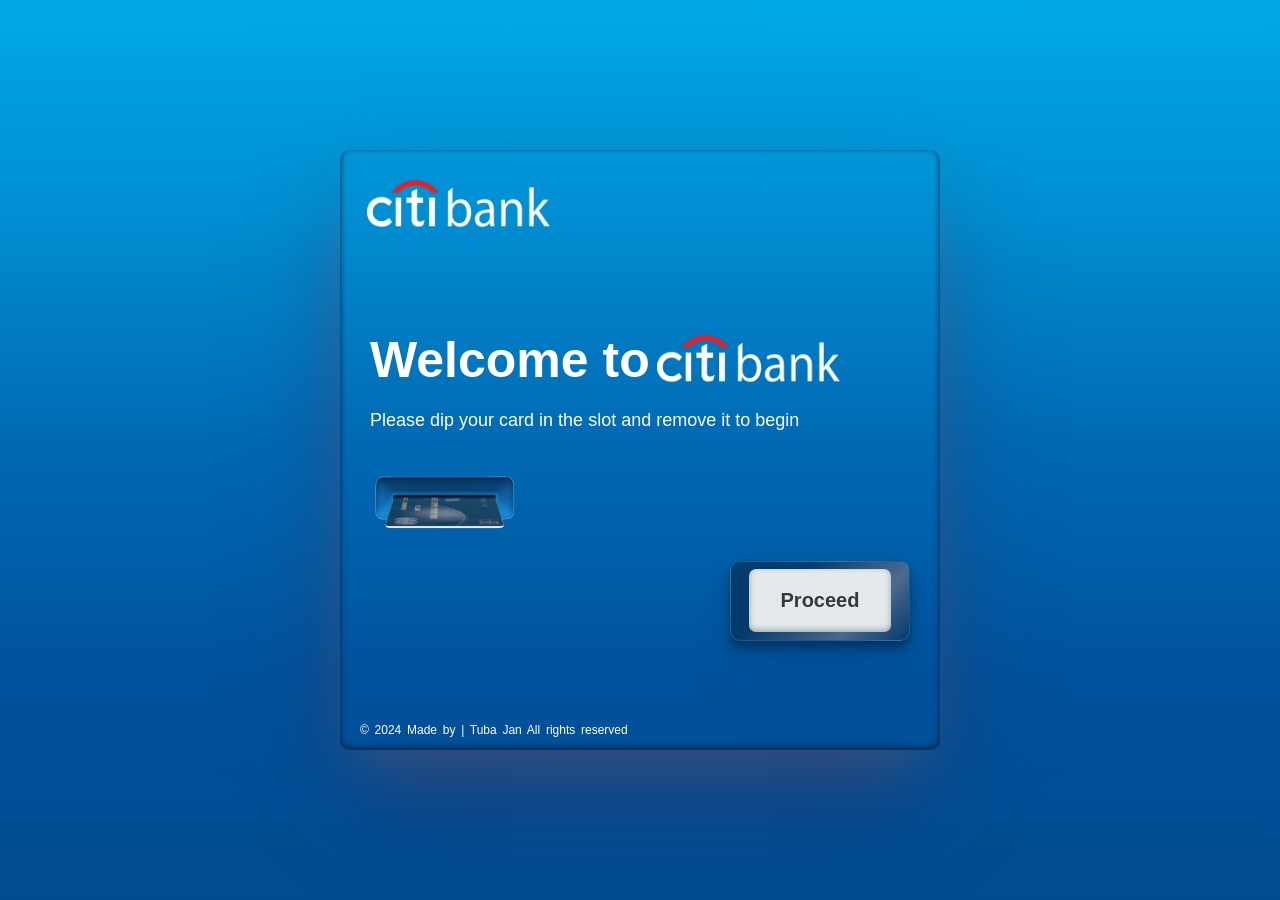
<file: ATM/index.html>
<!DOCTYPE html>
<html lang="en">
  <head>
    <meta charset="UTF-8" />
    <meta name="viewport" content="width=device-width, initial-scale=1.0" />
    <title>ATM</title>
    <link
      rel="shortcut icon"
      href="./assets/web-icon.png"
      type="image/x-icon"
    />
    <link rel="stylesheet" href="style.css" />
  </head>
  <body>
    <div class="conatiner">
      <div class="atm-mainContainer">
        <div class="logo">
          <img src="./assets/logo.png" alt="" />
        </div>
        <div class="subContainer">
          <!-- start -->
          <div class="start" id="start">
            <h1>Welcome to <img src="./assets/logo.png" alt="" /></h1>
            <p>Please dip your card in the slot and remove it to begin</p>
            <img src="./assets/cardDip.png" class="dipCard" alt="" />
            <div class="btnCover startBtn">
              <button type="button" onClick="start()">Proceed</button>
            </div>
          </div>
          <!-- Pin Entry -->
          <div class="start pin" id="pin">
            <h1>Enter PIN</h1>
            <p>It must be 4 characters long (e.g., 7898)</p>
            <p class="error" >
              Oops, something went wrong....
            </p>
            <input id="pinInput" type="password" maxlength="4" />
            <div class="btnCover startBtn">
              <button type="button" onclick="validatePin()">Proceed</button>
            </div>
          </div>
          <!-- Options -->
          <form class="start option" id="option">
            <h1>Please select option</h1>
            <p>Take a peek at your balance</p>
            <div class="flex-box">
              <div class="btnCover optBtn">
                <button type="button" onclick="slip()">
                  Account Information
                </button>
              </div>
              <div class="btnCover optBtn">
                <button type="button" onclick="enterAmount('Deposit')">
                  Deposit
                </button>
              </div>
              <div class="btnCover optBtn">
                <button type="button" onclick="enterAmount('Withdraw')">
                  Withdraw
                </button>
              </div>
            </div>
          </form>
          <!-- Enter Amount -->
          <form
            class="start enterAmount"
            id="enterAmount"
            onsubmit="enterAmount(event)"
          >
            <div class="text">
              <h1>Enter Amount</h1>
              <p>and click proceed</p>
              <div class="dolor"><span>$</span></div>
              <input id="InputAmount" readonly type="text" />
              <div id="errorMessage"></div>
            </div>
            <div class="num">
              <div class="numBox">
                <div class="numBtn">
                  <button type="button" onclick="addNum('1')">1</button>
                </div>
                <div class="numBtn">
                  <button type="button" onclick="addNum('2')">2</button>
                </div>
                <div class="numBtn">
                  <button type="button" onclick="addNum('3')">3</button>
                </div>
                <div class="numBtn">
                  <button type="button" onclick="addNum('4')">4</button>
                </div>
                <div class="numBtn">
                  <button type="button" onclick="addNum('5')">5</button>
                </div>
                <div class="numBtn">
                  <button type="button" onclick="addNum('6')">6</button>
                </div>
                <div class="numBtn">
                  <button type="button" onclick="addNum('7')">7</button>
                </div>
                <div class="numBtn">
                  <button type="button" onclick="addNum('8')">8</button>
                </div>
                <div class="numBtn">
                  <button type="button" onclick="addNum('9')">9</button>
                </div>
                <div class="numBtn">
                  <button type="button" onclick="addNum('0')">0</button>
                </div>
                <div class="numBtn">
                  <button type="button" onclick="del()">
                    <svg
                      xmlns="http://www.w3.org/2000/svg"
                      width="20"
                      height="20"
                      viewBox="0 0 20 20"
                    >
                      <path
                        fill="#333"
                        d="M18 3H8.446c-.44 0-1.071.236-1.402.525L.248 9.473a.682.682 0 0 0 0 1.053l6.796 5.947c.331.289.962.527 1.402.527H18c1.1 0 2-.9 2-2V5c0-1.1-.9-2-2-2m-2.809 11l-2.557-2.557L10.078 14l-1.443-1.443L11.191 10L8.635 7.443L10.078 6l2.557 2.555L15.19 6l1.444 1.443L14.078 10l2.557 2.555z"
                      />
                    </svg>
                  </button>
                </div>
              </div>
            </div>
            <div class="AmountBtn">
              <div class="btnCover">
                <button type="button" onclick="trnInfo()">Proceed</button>
              </div>
            </div>
          </form>
          <!-- Transaction Info -->
          <div class="start trnInfo" id="trnInfo">
            <div class="trac_detls">
              <h1 id="action">Transaction Successful</h1>
              <p>Id : <span id="trsc_id"></span></p>
              <p>Current Balance : <span id="trsc_crnt_balce"></span></p>
              <p>Date : <span id="trsc_date"></span></p>
              <p>Time : <span id="trsc_time"></span></p>
              <p>Bank card : <span id="trsc_card"></span></p>

              <h1>Thank you</h1>
            </div>
            <div class="flex-box">
              <div class="btnCover slipBtn startBtn">
                <button type="button" onclick="slip()">Slip</button>
              </div>
              <div class="btnCover startBtn">
                <button type="button" onclick="cashReady()">Proceed</button>
              </div>
            </div>
          </div>
          <!-- slip -->
          <div class="start slip" id="slip">
            <div class="check">
              <svg
                xmlns="http://www.w3.org/2000/svg"
                width="40"
                height="40"
                viewBox="0 0 512 512"
              >
                <path
                  fill="white"
                  d="m173.898 439.404l-166.4-166.4c-9.997-9.997-9.997-26.206 0-36.204l36.203-36.204c9.997-9.998 26.207-9.998 36.204 0L192 312.69L432.095 72.596c9.997-9.997 26.207-9.997 36.204 0l36.203 36.204c9.997 9.997 9.997 26.206 0 36.204l-294.4 294.401c-9.998 9.997-26.207 9.997-36.204-.001"
                />
              </svg>
            </div>
            <h1>Cash Raceipt</h1>
            <p>Id : <span id="slip_id"></span></p>
            <p>Current Balance : <span id="slip_crnt_balce"></span></p>
            <p>Date : &nbsp;&nbsp;<span id="slip_date"></span></p>
            <p>Time : &nbsp;&nbsp;<span id="slip_time"></span></p>
            <p>Bank card : XXXX XX<span id="slip_card"></span></p>

            <div class="btnCover slipbtn">
              <button type="button" onclick="options()">Back</button>
            </div>
          </div>
          <!-- Cash Ready -->
          <div class="start cashReady" id="cashReady">
            <h1>Your Cash is Ready</h1>
            <img src="./assets/cashReady.png" alt="" />
            <div class="btnCover startBtn">
              <button type="button" onclick="end()">Proceed</button>
            </div>
          </div>
          <!-- End -->
          <div class="start end" id="end">
            <h1>Thank You ...</h1>
            <div class="btnCover startBtn">
              <button type="button" onclick="startAgain()">Start Again</button>
            </div>
          </div>
        </div>
        <div class="footer">
          <p class="para">&copy; 2024 Made by | Tuba Jan All rights reserved</p>
        </div>
      </div>
    </div>

    <script src="app.js"></script>
  </body>
</html>
</file>
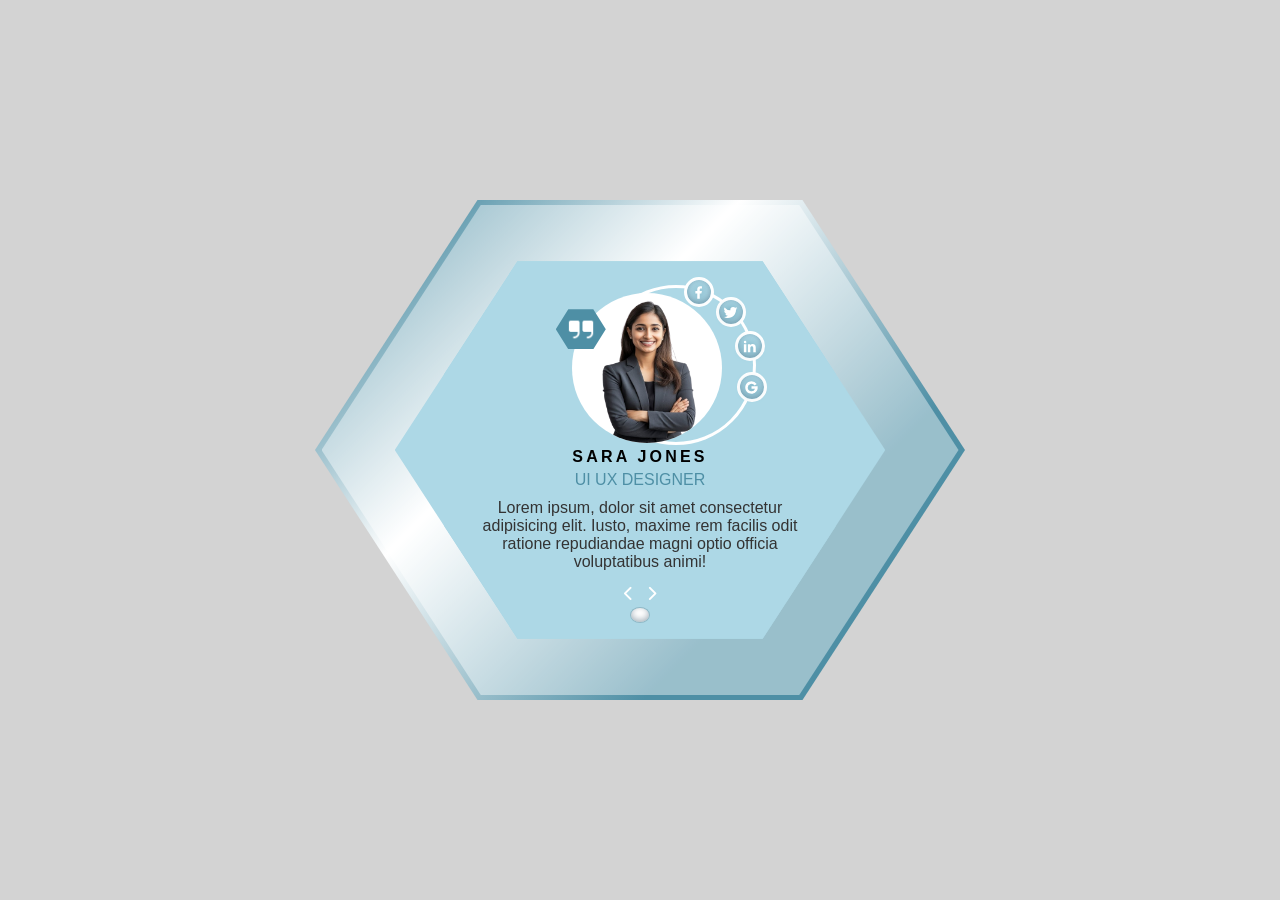
<file: carousel/index.html>
<!DOCTYPE html>
<html lang="en">
  <head>
    <meta charset="UTF-8" />
    <meta name="viewport" content="width=device-width, initial-scale=1.0" />
    <title>Carosel</title>
    <link rel="shortcut icon" href="./assets/webicon.png" type="image/x-icon" />
    <!-- fontawesome cdn link -->
    <link
      rel="stylesheet"
      href="https://cdnjs.cloudflare.com/ajax/libs/font-awesome/6.6.0/css/all.min.css"
      integrity="sha512-Kc323vGBEqzTmouAECnVceyQqyqdsSiqLQISBL29aUW4U/M7pSPA/gEUZQqv1cwx4OnYxTxve5UMg5GT6L4JJg=="
      crossorigin="anonymous"
      referrerpolicy="no-referrer"
    />
    <link rel="stylesheet" href="style.css" />
  </head>
  <body>
    <div id="body">
      <div class="container">
        <div class="space">
          <div class="card">
            <div class="subCard">
              <div class="imgContainer">
                <p class="imgBack">
                  <div class="iconParent">
                    <p class="imgBack-p imgBack-p-1"><span class="icon"><svg xmlns="http://www.w3.org/2000/svg" width="15" height="15" viewBox="0 0 24 24"><path id="path-1" fill="white" d="M14 13.5h2.5l1-4H14v-2c0-1.03 0-2 2-2h1.5V2.14c-.326-.043-1.557-.14-2.857-.14C11.928 2 10 3.657 10 6.7v2.8H7v4h3V22h4z"/></svg></span></p>
                  </div>
                  <div class="iconParent">
                    <p class="imgBack-p imgBack-p-2"><span class="icon"><svg xmlns="http://www.w3.org/2000/svg" width="15" height="15" viewBox="0 0 20 20"><path id="path-2" fill="white" d="M17.316 6.246q.011.244.011.488c0 4.99-3.797 10.742-10.74 10.742c-2.133 0-4.116-.625-5.787-1.697a7.58 7.58 0 0 0 5.588-1.562a3.78 3.78 0 0 1-3.526-2.621a3.86 3.86 0 0 0 1.705-.065a3.78 3.78 0 0 1-3.028-3.703v-.047a3.8 3.8 0 0 0 1.71.473a3.775 3.775 0 0 1-1.168-5.041a10.72 10.72 0 0 0 7.781 3.945a3.8 3.8 0 0 1-.097-.861a3.773 3.773 0 0 1 3.774-3.773a3.77 3.77 0 0 1 2.756 1.191a7.6 7.6 0 0 0 2.397-.916a3.8 3.8 0 0 1-1.66 2.088a7.6 7.6 0 0 0 2.168-.594a7.6 7.6 0 0 1-1.884 1.953"/></svg></span></p>
                  </div>
                  <div class="iconParent">
                    <p class="imgBack-p imgBack-p-3"><span class="icon"><svg xmlns="http://www.w3.org/2000/svg" width="15" height="15" viewBox="0 0 24 24"><path id="path-3" fill="white" d="M6.94 5a2 2 0 1 1-4-.002a2 2 0 0 1 4 .002M7 8.48H3V21h4zm6.32 0H9.34V21h3.94v-6.57c0-3.66 4.77-4 4.77 0V21H22v-7.93c0-6.17-7.06-5.94-8.72-2.91z"/></svg></span></p>
                  </div>
                  <div class="iconParent">
                    <p class="imgBack-p imgBack-p-4"><span class="icon"><svg xmlns="http://www.w3.org/2000/svg" width="15" height="15" viewBox="0 0 24 24"><path id="path-4" fill="white" d="M6 12a6 6 0 0 0 11.659 2H12v-4h9.805v4H21.8c-.927 4.564-4.962 8-9.8 8c-5.523 0-10-4.477-10-10S6.477 2 12 2a9.99 9.99 0 0 1 8.282 4.393l-3.278 2.295A6 6 0 0 0 6 12"/></svg></span></p>
                  </div>
                </p>
                <p class="quoteContainer">
                  <img src="./assets/quotes.png" class="qoutes" />
                </p>
                <img src="./assets/per-img-1.png" id="person_img" />
              </div>
              <div id="name">Sara Jones</div>
              <div id="job">UI UX designer</div>
              <div id="about">
                Lorem ipsum, dolor sit amet consectetur adipisicing elit. Iusto,
                maxime rem facilis odit ratione repudiandae magni optio officia
                voluptatibus animi!
              </div>
              <div class="buttons">
                <button id="prev">
                  <i id="prev-i" class="fa fa-chevron-left" aria-hidden="true"></i>
                </button>
                <button id="next">
                  <i id="next-i" class="fa fa-chevron-right" aria-hidden="true"></i>
                </button>
              </div>
              <div id="changeColor">
                
              </div>
            </div>
          </div>
        </div>
      </div>
    </div>
    <script src="index.js"></script>
  </body>
</html>
</file>
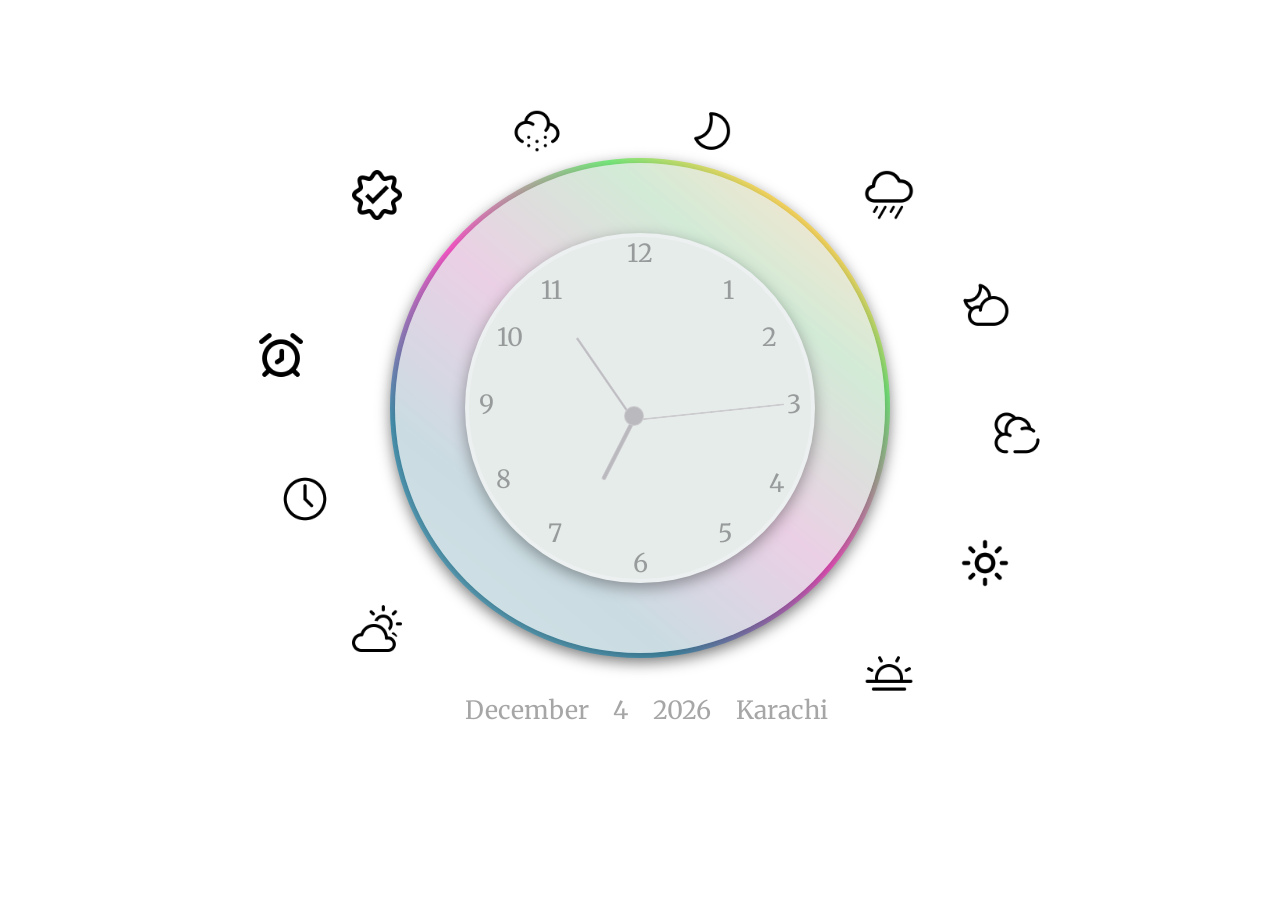
<file: clock/index.html>
<!DOCTYPE html>
<html lang="en">
  <head>
    <meta charset="UTF-8" />
    <meta name="viewport" content="width=device-width, initial-scale=1.0" />
    <title>Round Clock</title>
    <link rel="stylesheet" href="style.css" />
  </head>
  <body>
    <div class="container">
      <br />
      <div class="roundLine">
        <div class="space">
          <div class="clock">
            <div class="num num1">1</div>
            <div class="num num2">2</div>
            <div class="num num3">3</div>
            <div class="num num4">4</div>
            <div class="num num5">5</div>
            <div class="num num6">6</div>
            <div class="num num7">7</div>
            <div class="num num8">8</div>
            <div class="num num9">9</div>
            <div class="num num10">10</div>
            <div class="num num11">11</div>
            <div class="num num12">12</div>
            <div class="hands">
              <div class="hour" id="hour"></div>
              <div class="mint" id="mint"></div>
              <div class="sec" id="sec"></div>
              <div class="center-circle"></div>
            </div>
          </div>
        </div>
      </div>
      <div class="Date">
        <br><br>
        <span id="month">November</span>
        <span id="date">24</span>
        <span id="year"> 2024 </span>
        <span>Karachi &nbsp;</span> 
        
      </div>
      <div class="icons">
        <img
          class="img-1"
          src="./assets/img-(1).png"
          width="50"
          height="50"
          alt=""
        />
        <img
          class="img-2"
          src="./assets/img-(2).png"
          width="50"
          height="50"
          alt=""
        />
        <img
          class="img-3"
          src="./assets/img-(3).png"
          width="50"
          height="50"
          alt=""
        />
        <img
          class="img-4"
          src="./assets/img-(4).png"
          width="50"
          height="50"
          alt=""
        />
        <img
          class="img-5"
          src="./assets/img-(5).png"
          width="50"
          height="50"
          alt=""
        />
        <img
          class="img-6"
          src="./assets/img-(6).png"
          width="50"
          height="50"
          alt=""
        />
        <img
          class="img-7"
          src="./assets/img-(7).png"
          width="50"
          height="50"
          alt=""
        />
        <img
          class="img-8"
          src="./assets/img-(8).png"
          width="50"
          height="50"
          alt=""
        />
        <img
          class="img-9"
          src="./assets/img-(9).png"
          width="50"
          height="50"
          alt=""
        />
        <img
          class="img-10"
          src="./assets/img-(10).png"
          width="50"
          height="50"
          alt=""
        />
        <img
          class="img-11"
          src="./assets/img-(11).png"
          width="50"
          height="50"
          alt=""
        />
      </div>
    </div>

    <script src="app.js"></script>
  </body>
</html>
</file>
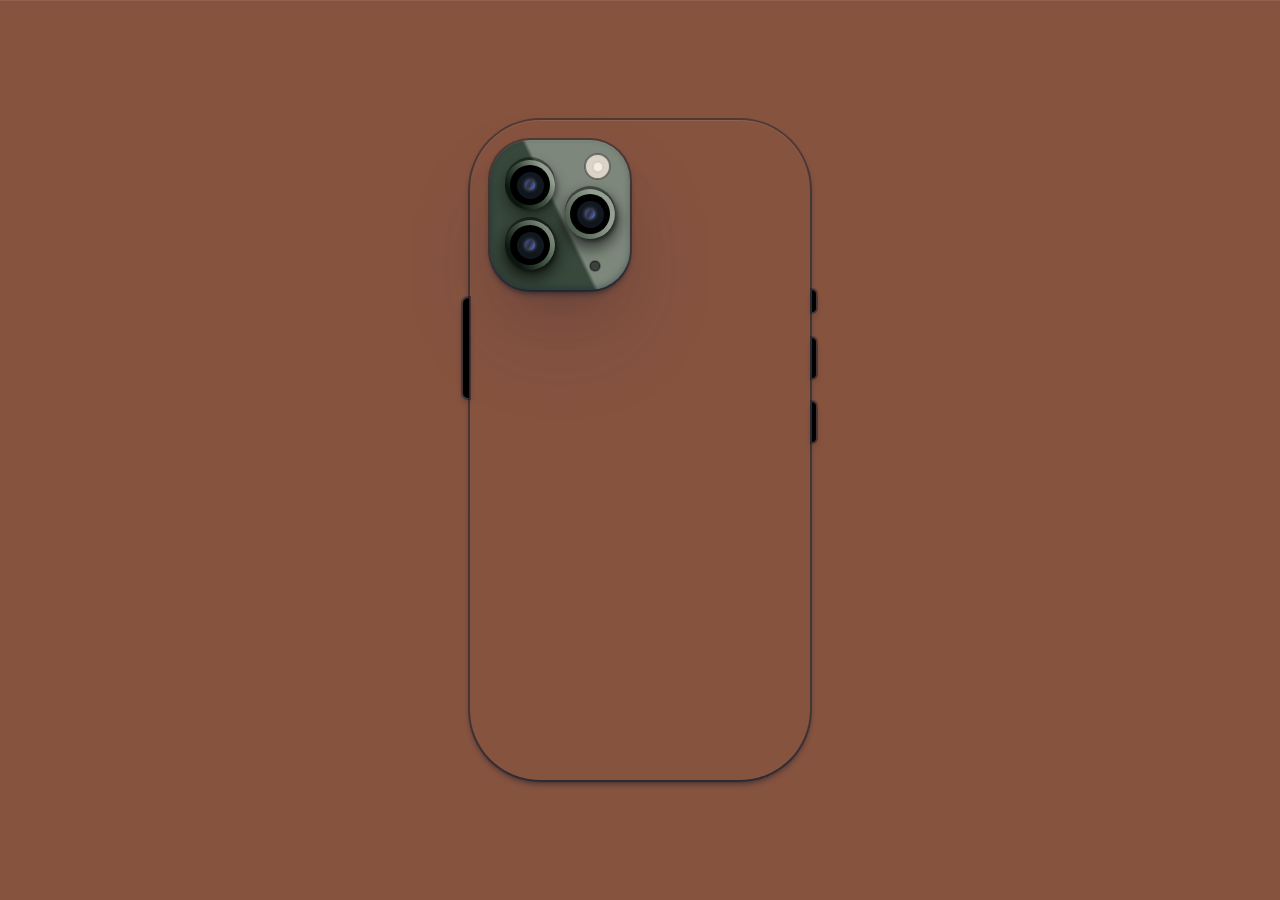
<file: image-Changer/index.html>
<!DOCTYPE html>
<html lang="en">
  <head>
    <meta charset="UTF-8" />
    <meta name="viewport" content="width=device-width, initial-scale=1.0" />
    <title>Image Changer</title>
    <!-- web icon -->
    <link
      rel="shortcut icon"
      href="./assets/web-icon.png"
      type="image/x-icon"
    />
    <!-- custom style sheet -->
    <link rel="stylesheet" href="style.css" />
  </head>
  <body>
    <div class="mainContainer">
      <div class="phone">
        <div class="right-side">
          <div class="camera">
            <div class="came1">
              <div class="bigRound bigRound-1">
                <div class="innerRound">
                  <div class="blackRound"><div class="blueRound"></div></div>
                </div>
              </div>
              <div class="bigRound bigRound-2">
                <div class="innerRound">
                  <div class="blackRound"><div class="blueRound"></div></div>
                </div>
              </div>
            </div>
            <div class="came2">
              <div class="smallRound"><div class="subSmall"></div></div>
              <div class="bigRound bigRound-3">
                <div class="innerRound">
                  <div class="blackRound"><div class="blueRound"></div></div>
                </div>
              </div>
              <div class="ExtraSmallRound"></div>
            </div>
          </div>
        </div>
        <div class="left-side">
          <div class="left-1"></div>
          <div class="left-2"></div>
          <div class="left-3"></div>
          <div class="left-4"></div>
        </div>
      </div>
    </div>

    <script src="app.js"></script>
  </body>
</html>
</file>
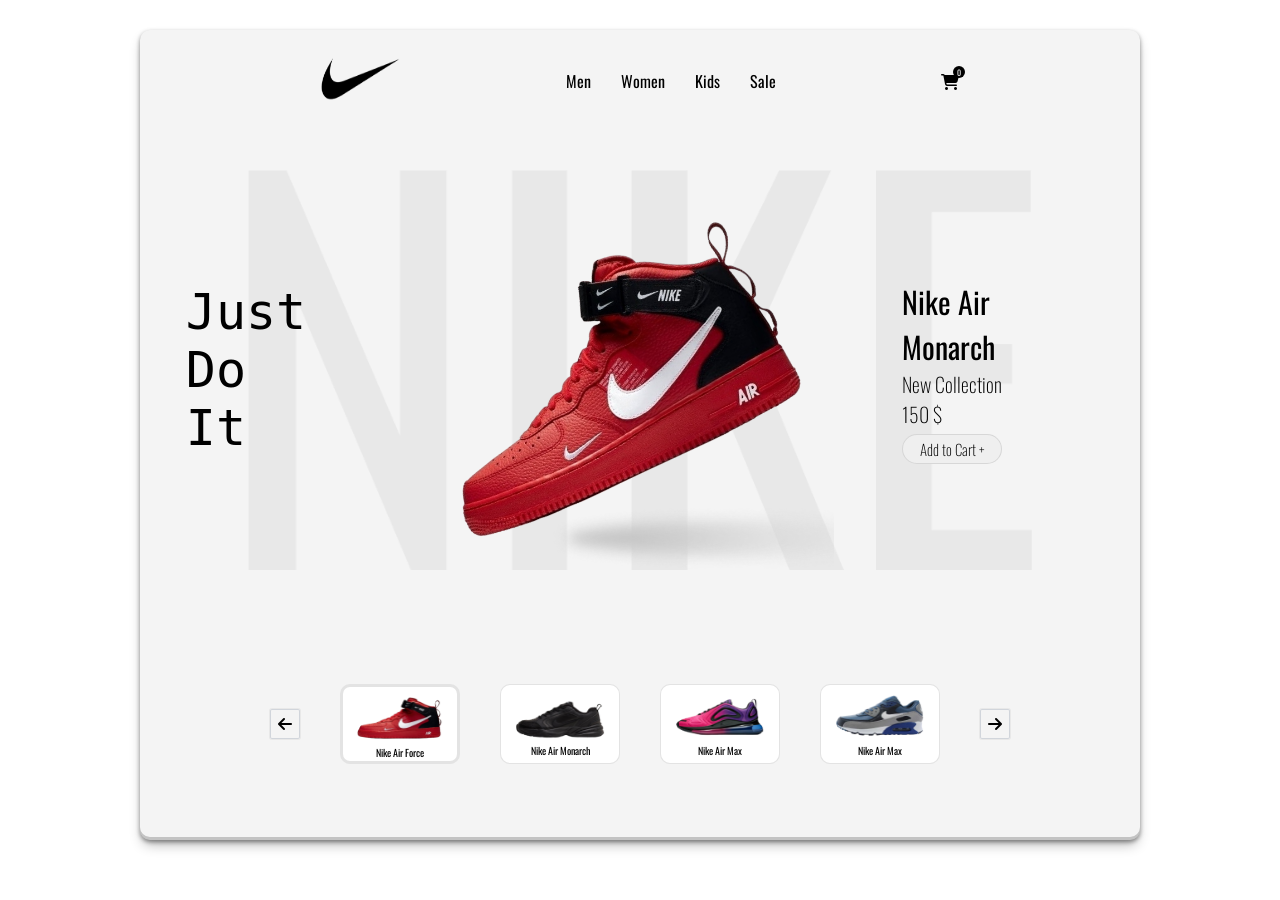
<file: Nike-Slider/index.html>
<!DOCTYPE html>
<html lang="en">
  <head>
    <meta charset="UTF-8" />
    <meta name="viewport" content="width=device-width, initial-scale=1.0" />
    <title>Nike-Slider</title>
    <link rel="shortcut icon" href="./assets/logo.png" type="image/x-icon" />
    <link
      rel="stylesheet"
      href="https://cdnjs.cloudflare.com/ajax/libs/font-awesome/6.6.0/css/all.min.css"
      integrity="sha512-Kc323vGBEqzTmouAECnVceyQqyqdsSiqLQISBL29aUW4U/M7pSPA/gEUZQqv1cwx4OnYxTxve5UMg5GT6L4JJg=="
      crossorigin="anonymous"
      referrerpolicy="no-referrer"
    />
    <link rel="stylesheet" href="style.css" />
  </head>
  <body>
    <div class="mainContainer">
      <header class="navbar">
        <div class="logo"><img src="./assets/logo.png" alt="" /></div>
        <ul class="links">
          <li>Men</li>
          <li>Women</li>
          <li>Kids</li>
          <li>Sale</li>
        </ul>
        <!-- addToCart -->
        <div class="addToCart">
          <i class="fa-solid fa-cart-shopping"></i>
          <p class="num" id="num">0</p>
        </div>
      </header>
      <section class="slider">
        <p class="justText">
          Just <br />
          Do <br />
          It
        </p>
        <div class="ShowBox">
          <img id="slideImg" src="./assets/showImg-1.png" alt="" />
          <img class="shadow" src="./assets/backgroung-shadow.png" />
        </div>
        <div class="newCollection">
          <p class="new_h1">Nike Air Monarch</p>
          <p class="new_h5">New Collection</p>
          <p class="new_h5">150 $</p>
          <button id="addToCart">Add to Cart +</button>
        </div>
      </section>
      <section class="flexBox">
        <div class="flex prevArrow" id="prevArrow">
          <i class="fa-solid fa-arrow-left"></i>
        </div>
        <div class="flex flexImg" id="flexImg-1" onclick="flexImg_1()">
          <span class="img"><img src="./assets/flexImg-1.png" alt="" /></span>
          <span class="name">Nike Air Force</span>
        </div>
        <div class="flex flexImg" id="flexImg-2" onclick="flexImg_2()">
          <span class="img"><img src="./assets/flexImg-2.png" alt="" /></span>
          <span class="name">Nike Air Monarch</span>
        </div>
        <div class="flex flexImg" id="flexImg-3" onclick="flexImg_3()">
          <span class="img"><img src="./assets/flexImg-3.png" alt="" /></span>
          <span class="name">Nike Air Max</span>
        </div>
        <div class="flex flexImg" id="flexImg-4" onclick="flexImg_4()">
          <span class="img"><img src="./assets/flexImg-4.png" alt="" /></span>
          <span class="name">Nike Air Max</span>
        </div>
        <div class="flex nextArrow" id="nextArrow">
          <i class="fa-solid fa-arrow-right"></i>
        </div>
      </section>
    </div>
    <script src="app.js"></script>
  </body>
</html>
</file>
<file: ATM/style.css>
* {
  margin: 0;
  padding: 0;
  box-sizing: border-box;
  font-family: acumin-pro, "Acumin Pro", "Helvetica Neue", Helvetica, Arial,
    sans-serif;
}
html,
body {
  background-color: #014b91;
}
.conatiner {
  width: 100vw;
  height: 100vh;
  display: flex;
  justify-content: center;
  align-items: center;
  background-color: #00a8e6;
  background-image: linear-gradient(
    180deg,
    #00a8e6 0%,
    #018ed2 24%,
    #0169b4 49%,
    #00529c 75%,
    #014b91 100%
  );
}
.atm-mainContainer {
  width: 600px;
  height: 600px;
  display: flex;
  flex-direction: column;
  justify-content: center;
  align-items: center;
  gap: 5px;
  cursor: pointer;
  border-radius: 10px;
  box-shadow: rgba(50, 50, 93, 0.784) 0px 50px 100px -20px,
    rgba(255, 255, 255, 0.3) 0px 30px 60px -30px,
    rgb(10, 37, 64) 0px -2px 6px 0px inset;
}
.logo {
  width: 100%;
  height: 100px;
  padding: 20px;
  display: flex;
  justify-content: flex-start;
  align-items: center;
}
.logo img,
.start img {
  width: 200px;
  height: 60px;
}
.footer {
  width: 100%;
  height: 30px;
  padding: 0px 20px;
  font-size: 12px;
  word-spacing: 0.2em;
  display: flex;
  justify-content: flex-start;
  align-items: center;
  color: white;
}
.subContainer {
  width: 100%;
  height: calc(100% - 150px);
  padding: 20px 30px;
}
.start {
  width: 540px;
  height: 410px;
  cursor: pointer;
  display: flex;
  flex-direction: column;
  justify-content: center;
  gap: 20px;
  align-items: flex-start;
}
.start h1 {
  color: white;
  font-size: 50px;
  font-weight: 600;
  display: flex;
  justify-content: center;
  align-items: center;
}
.start p {
  color: white;
  text-align: left;
  font-weight: lighter;
  font-size: 18px;
}
.start .dipCard {
  width: 150px;
  height: 90px;
}
.btnCover {
  width: 180px;
  min-height: 80px;
  border-radius: 10px;
  display: flex;
  border: 1px solid #3d82b36f;
  outline: none;
  justify-content: center;
  align-items: center;
  background-color: transparent;
  background-image: linear-gradient(
    315deg,
    #062e54ac 0%,
    #4e6c90 28%,
    #062e54ac 68%
  );
  align-self: flex-end;
  box-shadow: rgba(0, 0, 0, 0.19) 0px 10px 20px, rgba(0, 0, 0, 0.23) 0px 6px 6px;
}
button {
  width: 80%;
  height: 80%;
  padding: 10px;
  cursor: pointer;
  display: flex;
  justify-content: center;
  align-items: center;
  color: #383838;
  font-size: 20px;
  font-weight: 600;
  border: none;
  outline: none;
  border-radius: 7px;
  background-color: #e4eaec;
  box-shadow: rgba(50, 50, 93, 0.25) 0px 50px 100px -20px,
    rgba(0, 0, 0, 0.3) 0px 30px 60px -30px,
    rgba(10, 37, 64, 0.35) 0px -2px 6px 0px inset;
}
/* Pin CSS SEction */

#pinInput {
  width: 150px;
  min-height: 50px;
  border-radius: 10px;
  display: flex;
  border: 1px solid #3d82b3a1;
  outline: none;
  justify-content: center;
  align-items: center;
  padding: 5px 8px;
  background-color: rgba(0, 0, 0, 0.099);
  font-size: 20px;
  color: white;
  text-align: center;
  font-weight: 900;
  box-shadow: rgba(50, 50, 93, 0.25) 0px 50px 100px -20px,
    rgba(0, 0, 0, 0.3) 0px 30px 60px -30px,
    rgba(10, 37, 64, 0.35) 0px -2px 6px 0px inset;
}
.flex-box {
  width: 100%;
  display: flex;
  justify-content: space-between;
  align-items: center;
  gap: 10px;
}
.optBtn {
  height: 50px;
  text-wrap: wrap;
}
/* enterAmount CSS section */
.enterAmount {
  display: flex;
  flex-direction: row;
  justify-content: space-between;
  align-items: center;
}
.enterAmount .text,
.enterAmount .num {
  align-items: center;
  width: 50%;
  margin-top: -10%;
}
.enterAmount .text {
  position: relative;
  padding: 2em 0em;
  height: 60%;
}
.enterAmount .text::after {
  content: "";
  position: absolute;
  top: 0;
  right: 0; /* Moved to right */
  bottom: 0;
  border-radius: 5px;
  width: 2px; /* Width of the border */
  background-color: #1986c5; /* Border color */
  box-shadow: 5px 0px 10px #053d5d; /* Box shadow */
}
.enterAmount h1 {
  color: white;
  font-size: 30px;
  font-weight: 600;
  display: flex;
  justify-content: flex-start;
  margin: 10px 0px;
  align-items: center;
}
.enterAmount p {
  color: white;
  text-align: left;
  font-weight: lighter;
  margin: 10px 0px;
  font-size: 15px;
}

#InputAmount {
  width: 200px;
  min-height: 50px;
  border-radius: 10px;
  display: flex;
  border: 1px solid #3d82b3a1;
  outline: none;
  justify-content: center;
  align-items: center;
  padding: 5px 8px;
  background-color: rgba(0, 0, 0, 0.099);
  font-size: 20px;
  color: white;
  text-align: center;
  font-weight: 900;
  box-shadow: rgba(50, 50, 93, 0.25) 0px 50px 100px -20px,
    rgba(0, 0, 0, 0.3) 0px 30px 60px -30px,
    rgba(10, 37, 64, 0.35) 0px -2px 6px 0px inset;
}
.AmountBtn {
  position: relative;
}
.AmountBtn .btnCover {
  position: absolute;
  top: 0;
  left: -11em;
  right: 0;
  bottom: -15em;
}
.numBox {
  display: grid;
  grid-template-columns: repeat(3, 1fr);
  gap: 10px;
}
.numBtn {
  width: 60px;
  height: 60px;
  border-radius: 50%;
  display: flex;
  border: 1px solid #3d82b36f;
  outline: none;
  justify-content: center;
  align-items: center;
  background-color: transparent;
  background-image: linear-gradient(
    315deg,
    #062e54ac 0%,
    #4e6c90 28%,
    #062e54ac 68%
  );
  cursor: pointer;
  box-shadow: rgba(0, 0, 0, 0.19) 0px 10px 20px, rgba(0, 0, 0, 0.23) 0px 6px 6px;
}
.numBox button {
  width: 40px;
  height: 40px;
  border-radius: 50%;
  background-color: rgba(255, 255, 255, 0.896);
  color: #333;
  font-size: 18px;
  font-weight: bold;
  border: none;
  cursor: pointer;
}
.dolor {
  position: relative;
}
.dolor span {
  position: absolute;
  top: 0;
  left: 0;
  right: 0;
  bottom: 0;
  font-size: 20px;
  font-weight: 500;
  color: white;
  margin-top: 4px;
  cursor: pointer;
  padding: 10px 10px;
  display: flex;
  justify-content: flex-start;
}

/* Account Information css section */

.trac_detls {
  width: 100%;
  min-height: 300px;
  border-radius: 10px;
  display: flex;
  border: 1px solid #3d82b3a1;
  outline: none;
  flex-direction: column;
  gap: 10px;
  justify-content: center;
  align-items: center;
  padding: 20px;
  background-color: rgba(0, 0, 0, 0.099);
  color: white;
  text-align: left !important;
  box-shadow: rgba(50, 50, 93, 0.25) 0px 50px 100px -20px,
    rgba(0, 0, 0, 0.3) 0px 30px 60px -30px,
    rgba(10, 37, 64, 0.35) 0px -2px 6px 0px inset;
}
.trac_detls h1 {
  font-size: 30px;
  align-self: center;
  font-weight: bold;
  margin: 10px 0px;
}
.trac_detls p {
  font-size: 16px;
}
.slipBtn {
  width: 100px;
}
.cashReady img {
  width: 50%;
  height: 100px;
  margin: 0 auto;
}
.error {
  display: none;
}
.slip {
  width: 300px;
  height: 350px;
  margin: 0 auto;
  padding: 1em 2em;
  align-items: flex-start;
  position: relative;
  filter: drop-shadow(0px -1px 15px #0000006e);
  box-shadow: rgba(50, 50, 93, 0.784) 0px 50px 100px -20px,
    rgba(255, 255, 255, 0.3) 0px 30px 60px -30px,
    rgb(10, 37, 64) 0px -2px 6px 0px inset;
  border-radius: 10px;
  background-color: white;
  cursor: pointer;
}
.check {
  width: 80px;
  height: 80px;
  border-radius: 50%;
  display: flex;
  justify-content: center;
  align-items: center;
  background-color: #00a8e6;
  background-image: linear-gradient(
    180deg,
    #00a8e6 0%,
    #018ed2 24%,
    #0169b4 49%,
    #00529c 75%,
    #014b91 100%
  );
  filter: drop-shadow(0px -1px 15px #0000006e);
  box-shadow: rgba(50, 50, 93, 0.784) 0px 50px 100px -20px,
    rgba(255, 255, 255, 0.3) 0px 30px 60px -30px,
    rgb(10, 37, 64) 0px -2px 6px 0px inset;
  position: absolute;
  top: -2em;
  left: 6em;
}
.slipbtn {
  position: absolute;
  top: 23em;
  left: 16em;
  cursor: pointer;
}
.slip h1 {
  font-size: 30px;
  color: #014e94;
  align-self: center;
  cursor: pointer;
}
.slip p {
  font-size: 16px;
  color: #014e94;
  cursor: pointer;
}
#errorMessage {
  font-size: 16px;
  margin: 10px 0px;
  color: white;
  cursor: pointer;
}

/* ------------------------------------------------------------------ */
/* ------------------------------------------------------------------ */
/* ------------------------------------------------------------------ */
/* ------------------------------------------------------------------ */
/* ------------------------------------------------------------------ */
/* ------------------------------------------------------------------ */
/* ------------------------------------------------------------------ */
/* ------------------------------------------------------------------ */
/* ------------------------------------------------------------------ */

#start {
  display: flex;
}
#pin {
  display: none;
}
#option {
  display: none;
}
#slip {
  display: none;
}
#enterAmount {
  display: none;
}
#trnInfo {
  display: none;
}
#cashReady {
  display: none;
}
#end {
  display: none;
}
/* ------------------------------------------------------------------ */
/* ------------------------------------------------------------------ */
/* ------------------------------------------------------------------ */
/* ------------------------------------------------------------------ */
/* ------------------------------------------------------------------ */
/* ------------------------------------------------------------------ */
/* ------------------------------------------------------------------ */
/* ------------------------------------------------------------------ */
/* ------------------------------------------------------------------ */
/* ------------------------------------------------------------------ */
/* ------------------------------------------------------------------ */
@media (max-width: 660px) {
  .atm-mainContainer {
    width: 90%;
    height: 90%;
  }
  .flex-box {
    flex-wrap: wrap;
    justify-content: center;
  }
  .enterAmount {
    flex-direction: column;
    justify-content: center;
  }
  .enterAmount .text {
    position: static;
  }
  .AmountBtn .btnCover {
    position: static;
  }
  .start {
    position: static;
  }
  .btnCover {
    width: 120px;
    min-height: 50px;
    margin: 0 auto;
  }
  .btnCover button {
    font-size: 12px;
  }
  .trac_detls {
    width: 65%;
    margin: 0 auto;
  }
  .start h1 {
    font-size: 30px;
  }
}
@media (max-width: 600px) {
  .conatiner {
    width: 100%;
    height: 100%;
  }
  .atm-mainContainer {
    width: 500px;
    margin: 2em;
    min-height: 400px;
  }
  .trac_detls {
    width: 50%;
    margin: 0 auto;
  }
  .subContainer {
    width: auto;
  }
  .start {
    max-width: 320px;
  }
  .start h1 {
    text-align: center;
  }
  .logo img,
  .start img {
    width: 111px;
    height: 28px;
  }
  .slipbtn {
    position: static;
  }
  .check {
    top: -3.5em;
  }
  .AmountBtn .btnCover {
    position: relative;
  }
  .AmountBtn .btnCover {
    position: absolute;
    top: 0;
    left: 4em;
    right: 0;
    bottom: 4.5em;
  }
  .trac_detls {
    width: 90%;
  }
}
</file>
<file: carousel/style.css>
* {
  margin: 0;
  padding: 0;
  text-align: center;
  font-family: Arial, Helvetica, sans-serif;
  box-sizing: border-box;
}
#body {
  width: 100vw;
  min-height: 100vh;
  display: flex;
  justify-content: center;
  align-items: center;
  background: lightgrey;
}
.container {
  width: 650px;
  height: 500px;
  margin: 0 auto;
  border-radius: 10px;
  display: flex;
  justify-content: center;
  align-items: center;
  clip-path: polygon(25% 0%, 75% 0%, 100% 50%, 75% 100%, 25% 100%, 0% 50%);

  background-color: #4e8fa5;
  background-image: linear-gradient(
    135deg,
    #4e8fa5 10%,
    #ffffff 37%,
    #4e8fa5 72%
  );
}
.space {
  width: 98%;
  height: 98%;
  margin: 0 auto;
  border-radius: 10px;
  display: flex;
  justify-content: center;
  align-items: center;
  background-color: #ffffff6c;
  clip-path: polygon(25% 0%, 75% 0%, 100% 50%, 75% 100%, 25% 100%, 0% 50%);
}
.card {
  width: 77%;
  height: 77%;
  background: lightblue;
  clip-path: polygon(25% 0%, 75% 0%, 100% 50%, 75% 100%, 25% 100%, 0% 50%);
}
.subCard {
  width: 80%;
  height: 100%;
  margin: 0 auto;
  overflow: hidden;
  border-radius: 10px;
  padding: 1em;
  display: flex;
  flex-direction: column;
  justify-content: center;
  align-items: center;
  background: lightblue;
}
#name {
  letter-spacing: 0.2em;
  text-transform: uppercase;
  font-weight: 750;
}
#job {
  color: #4e8fa5;
  margin-top: 5px;
  text-transform: uppercase;
}
#about {
  text-wrap: wrap;
  color: #333;
  padding: 10px;
}
.imgContainer {
  width: 100%;
  height: 100%;
  position: relative;
}
#person_img,
.imgBack {
  width: 150px;
  height: 150px;
  border-radius: 50%;
  position: absolute;
  top: 1em;
  left: 7em;
  background-color: #4e8fa5;
}
#person_img {
  z-index: 1;
  background-color: white;
}
.imgBack {
  width: 160px;
  height: 160px;
  z-index: 0;
  top: 0.5em;
  left: 8.5em;
  border: 3px solid white;
  background-color: transparent;
}
.iconParent {
  position: relative;
  
}
.imgBack-p {
  width: 30px;
  height: 30px;
  border-radius: 50%;
  border: 3px solid white;box-shadow: rgba(50, 50, 93, 0.25) 0px 50px 100px -20px,
  rgba(0, 0, 0, 0.3) 0px 30px 60px -30px,
  rgba(10, 37, 64, 0.35) 0px -2px 6px 0px inset;
  background-color: lightblue;
  display: flex;
  justify-content: center;
  position: absolute;
  align-items: center;
}
.imgBack-p .icon {
  padding: 5px;
  display: flex;
  justify-content: center;
  align-items: center;
}
.imgBack-p .icon svg {
  filter: drop-shadow(0 0 5px #4e8fa5);
}
.imgBack-p-1 {
  top: 0em;
  left: 14em;
}
.imgBack-p-2 {
  top: 20px;
  left: 256px;
}
.imgBack-p-3 {
  top: 54px;
  left: 275px;
}
.imgBack-p-4 {
  top: 95px;
  left: 277px;
}
.quoteContainer {
  width: 50px;
  height: 40px;
  display: flex;
  flex-direction: column;
  justify-content: center;
  align-items: center;
  position: absolute;
  top: 2em;
  left: 6em;
  z-index: 2;
  clip-path: polygon(25% 0%, 75% 0%, 100% 50%, 75% 100%, 25% 100%, 0% 50%);
  background-color: #4e8fa5;
}
.qoutes {
  width: 30px;
  height: 30px;
}
#prev,
#next {
  padding: 5px;
  border-radius: 3px;
  background-color: transparent;
  border: none;
  outline: none;
}
#prev:hover,
#next:hover {
  cursor: pointer;
  background-color: white;
}
#prev i,
#next i {
  color: white;
  font-size: 15px;
  font-weight: 900;
}
#prev:hover i,
#next:hover i {
  color: #4e8fa5;
}

#changeColor {
  width: 20px;
  height: 30px;
  border-radius: 50%;
  border: 1px solid #4e8fa59f;
  box-shadow: rgba(50, 50, 93, 0.25) 0px 50px 100px -20px,
    rgba(0, 0, 0, 0.3) 0px 30px 60px -30px,
    rgba(10, 37, 64, 0.35) 0px -2px 6px 0px inset;
  background-color: #ffffff;
}
/* ---------------------------------------------------------- */
/* ---------------------------------------------------------- */
/* ---------------------------------------------------------- */
/* ---------------------------------------------------------- */
/* ---------------------------------------------------------- */
/* ---------------------------------------------------------- */
@media (max-width: 580px) {
  #person_img,
  .imgBack {
    top: 0em;
    left: 3.5em;
  }
  .imgBack {
    left: 5em;
  }
  .quoteContainer {
    left: 3em;
  }
  .imgBack-p-1 {
    top: 0em;
    left: 12em;
  }
  .imgBack-p-2 {
    top: 30px;
    left: 215px;
  }
  .imgBack-p-3 {
    top: 67px;
    left: 224px;
  }
  .imgBack-p-4 {
    top: 103px;
    left: 215px;
  }
}
@media (max-width: 480px) {
  #person_img,
  .imgBack {
    width: 120px;
    height: 120px;
    top: 1em;
  }
  .quoteContainer {
    left: 2em;
    top: 1em;
  }
  .imgBack-p-1 {
    top: 0.7em;
    left: 10em;
  }
  .imgBack-p-2 {
    top: 2.7em;
    left: 11.2em;
  }
  .imgBack-p-3 {
    top: 5em;
    left: 11.3em;
  }
  .imgBack-p-4 {
    top: 6.7em;
    left: 10.1em;
  }
}
@media (max-width: 410px) {
  .subCard {
    padding: 10px;
  }
  #person_img,
  .imgBack {
    width: 100px;
    height: 100px;
    top: 1em;
    left: 2.5em;
  }
  .imgBack {
    left: 3.5em;
  }
  .qoutes {
    width: 20px;
    height: 20px;
  }
  .quoteContainer {
    width: 30px;
    height: 30px;
  }
  .imgBack-p-1 {
    top: -0.3em;
    left: 9em;
  }
  .imgBack-p-2 {
    top: 1.7em;
    left: 10.2em;
  }
  .imgBack-p-3 {
    top: 4em;
    left: 10.3em;
  }
  .imgBack-p-4 {
    top: 6em;
    left: 9.1em;
  }
}
</file>
<file: clock/style.css>
@import url("https://fonts.googleapis.com/css2?family=Merriweather:ital,wght@0,300;0,400;0,700;0,900;1,300;1,400;1,700;1,900&display=swap");
* {
  margin: 0;
  padding: 0;
  box-sizing: border-box;
  font-family: "Merriweather", serif;
  font-weight: 400;
}
body {
  background: url(https://img.freepik.com/premium-vector/web-icon-background-computer-vector-icon-background_645658-707.jpg);
  /* background: url(./assets/bg-2.png); */
  /* display: flex;
  align-items: center;
  justify-content: center; */
}
.container {
  height: 100vh;
  width: 100vw;
  display: flex;
  flex-direction: column;
  align-items: center;
  justify-content: center;
}
.roundLine {
  width: 500px;
  height: 500px;
  border-radius: 50%;
  background-color: #fbda61;

  background-image: linear-gradient(
    220deg,
    #fbda61 15%,
    #79ee7f 26%,
    #ff5acd 50%,
    #4c9dbd 74%,
    #7bc6db 99%
  );
  display: flex;
  justify-content: center;
  align-items: center;
  box-shadow: rgba(0, 0, 0, 0.35) 0px 5px 15px;
}
.space {
  width: 490px;
  height: 490px;
  border-radius: 50%;
  display: flex;
  justify-content: center;
  align-items: center;
  background-color: #e7ebead0;
  box-shadow: rgba(0, 0, 0, 0.35) 0px 5px 15px;
}
.clock {
  width: 350px;
  height: 350px;
  border-radius: 50%;

  display: flex;
  flex-direction: column;
  justify-content: center;
  align-items: center;
  border: 4px solid #f8f8fa4f;
  /* box-shadow: rgba(17, 17, 26, 0.05) 0px 1px 0px,
    rgba(17, 17, 26, 0.1) 0px 0px 8px; */
  box-shadow: rgba(0, 0, 0, 0.35) 0px 5px 15px;
  position: relative;
  font-size: 25px;
  font-weight: bold;
  color: #3333346f;
  background-color: #e6ecea;
}
.num {
  width: 100%;
  position: absolute;
  text-align: center;
  transform-origin: center;
}
.num1 {
  top: 37px;
  left: 76%;
  transform: translateX(-50%);
}
.num2 {
  top: 84px;
  left: 38%;
  /* transform: translateX(-50%); */
}
.num3 {
  top: calc(50% - 20px);
  left: 45%;
  /* transform: translateX(-50%); */
}
.num4 {
  bottom: 80px;
  left: 40%;
  /* transform: translateX(-50%); */
}
.num5 {
  bottom: 30px;
  left: 75%;
  transform: translateX(-50%);
}
.num6 {
  bottom: 0px;
  left: 50%;
  transform: translateX(-50%);
}
.num7 {
  bottom: 30px;
  right: 25%;
  /* transform: translateX(-50%); */
}
.num8 {
  top: 66%;
  right: 40%;
  /* transform: translateX(-50%); */
}
.num9 {
  top: calc(50% - 20px);
  right: 45%;
  /* transform: translateX(-50%); */
}
.num10 {
  top: 84px;
  right: 38%;
  bottom: 25px;
  /* transform: translateX(-50%); */
}
.num11 {
  top: 37px;
  right: 76%;
  bottom: 10px;
  transform: translateX(50%);
}

.num12 {
  top: 0px;
  right: 50%;
  bottom: 10px;
  transform: translateX(50%);
}
.hands {
  width: 60%;
  height: 60%;
  border-radius: 50%;
  position: relative;
  transform-origin: center bottom;
  display: flex;
  justify-content: center;
  align-items: center;
}
.hour,
.mint,
.sec,
.center-circle {
  transform-origin: center bottom;
  position: absolute;
}
.hour {
  width: 5px;
  height: 65px;
  border-radius: 5px;
  border: 1px solid rgba(255, 255, 255, 0.262);
  background-color: #b9b9be;
  top: 25%;
  left: 45%;
}
.mint {
  width: 3px;
  height: 100px;
  border-radius: 5px;
  border: 1px solid rgba(255, 255, 255, 0.262);
  background-color: #b9b9be;
  top: 7%;
  left: 46%;
}
.sec {
  width: 2px;
  height: 150px;
  border-radius: 5px;
  border: 1px solid rgba(255, 255, 255, 0.262);
  background-color: #b9b9be;
  top: -17.2%;
  left: 47%;
}
.Date {
  min-width: 450px;
  margin: 20px 0px;
  font-size: 25px;
  font-weight: 800;
  color: #3333346f;
  display: flex;
  justify-content: space-evenly;
  align-items: center;
}
.center-circle {
  width: 20px;
  height: 20px;
  border-radius: 50%;
  border: 1px solid rgba(255, 255, 255, 0.262);
  background-color: #b9b9be;
  top: 48.9%;
  left: 42%;
}
.icons {
  position: relative;
}
.icons img {
  width: 50px;
  height: 50px;
  position: absolute;
}
.icons .img-1 {
  top: -37em;
  left: -18em;
}
.icons .img-2 {
  top: -27em;
  left: -24em;
}
.icons .img-3 {
  top: -18em;
  left: -22.5em;
}
.icons .img-4 {
  top: -10em;
  left: -18em;
}
.icons .img-5 {
  top: -41em;
  left: -8em;
}
.icons .img-6 {
  top: -30em;
  left: 20em;
}
.icons .img-7 {
  top: -37em;
  left: 14em;
}
.icons .img-8 {
  top: -22em;
  left: 22em;
}
.icons .img-9 {
  top: -14em;
  left: 20em;
}
.icons .img-10 {
  top: -7em;
  left: 14em;
}
.icons .img-11 {
  top: -41em;
  left: 3em;
}
/* --------------------------------------------------------------- */
/* --------------------------------------------------------------- */
/* --------------------------------------------------------------- */
/* --------------------------------------------------------------- */
/* --------------------------------------------------------------- */
/* --------------------------------------------------------------- */
/* --------------------------------------------------------------- */
/* --------------------------------------------------------------- */
/* --------------------------------------------------------------- */
/* --------------------------------------------------------------- */
/* --------------------------------------------------------------- */
/* --------------------------------------------------------------- */
@media (max-width: 990px) {
  .icons {
    display: none;
  }
}
@media (max-width: 666px) {
  .roundLine {
    width: 400px;
    height: 400px;
  }
  .space {
    width: 390px;
    height: 390px;
  }
  .clock {
    width: 250px;
    height: 250px;
  }

  .num1 {
    top: 15px;
    left: 75%;
  }
  .num2 {
    top: 50px;
    left: 38%;
  }
  .num4 {
    top: 63%;
    left: 39%;
  }
  .num5 {
    bottom: 17px;
    left: 75%;
  }
  .num6 {
    bottom: 0;
  }
  .num7 {
    bottom: 17px;
    right: 23%;
  }
  .num8 {
    top: 63%;
    right: 39%;
  }
  .num10 {
    top: 50px;
    right: 38%;
  }
  .num11 {
    top: 15px;
    right: 75%;
  }
  .num12 {
    top: 0px;
  }
  .hour {
    top: 13%;
    left: 45%;
  }
  .mint {
    top: -13%;
    left: 47%;
  }
  .sec {
    height: 100px;
    top: -16%;
    left: 46%;
  }
}
@media (max-width: 460px) {
  body {
    background-color: #e7ebea;
  }
  .container {
    min-width: 460px;
    padding: 2em;
  }
  .roundLine {
    width: 300px;
    height: 300px;
  }
  .space {
    width: 290px;
    height: 290px;
  }
  .clock {
    width: 250px;
    height: 250px;
  }

  .num1 {
    top: 15px;
    left: 75%;
  }
  .num2 {
    top: 50px;
    left: 38%;
  }
  .num4 {
    top: 63%;
    left: 39%;
  }
  .num5 {
    bottom: 17px;
    left: 75%;
  }
  .num6 {
    bottom: 0;
  }
  .num7 {
    bottom: 17px;
    right: 23%;
  }
  .num8 {
    top: 63%;
    right: 39%;
  }
  .num10 {
    top: 50px;
    right: 38%;
  }
  .num11 {
    top: 15px;
    right: 75%;
  }
  .num12 {
    top: 0px;
  }
  .hour {
    top: 17%;
    left: 45%;
  }
  .mint {
    top: -8%;
    left: 47%;
  }
  .sec {
    height: 100px;
    top: -8%;
    left: 46%;
  }
  .center-circle {
    top: 51.9%;
    left: 41%;
  }
}
</file>
<file: image-Changer/style.css>
* {
  margin: 0;
  padding: 0;
  box-sizing: border-box;
}
body {
  background-color: #86533f;
}
.mainContainer {
  width: 100vw;
  min-height: 100vh;
  display: flex;
  justify-content: center;
  align-items: center;
  background-size: cover;
  background-position: center;
  box-shadow: rgba(6, 24, 44, 0.4) 0px 0px 0px 2px,
    rgba(6, 24, 44, 0.65) 0px 4px 6px -1px,
    rgba(255, 255, 255, 0.08) 0px 1px 0px inset;
}
.phone {
  width: 340px;
  height: 660px;
  background: url(https://i.pinimg.com/736x/aa/0b/c7/aa0bc7601622c46dcc2e9032d9ee29a4.jpg)
    no-repeat;
  background-size: cover;
  background-position: center;
  padding: 20px;
  border-radius: 70px;

  box-shadow: rgba(6, 24, 44, 0.4) 0px 0px 0px 2px,
    rgba(6, 24, 44, 0.65) 0px 4px 6px -1px,
    rgba(255, 255, 255, 0.08) 0px 1px 0px inset;
}
.right-side {
  width: 140px;
  height: 150px;
  border-radius: 40px;
  box-shadow: rgba(50, 50, 93, 0.25) 0px 50px 100px -20px,
    rgba(0, 0, 0, 0.3) 0px 30px 60px -30px,
    rgba(10, 37, 64, 0.35) 0px -2px 6px 0px inset;
  background-color: #939f90;
  background-image: linear-gradient(244deg, #939f90 49%, #425445 51%);
}
.camera {
  width: 100%;
  height: 100%;
  border-radius: 40px;
  display: flex;
  justify-content: center;
  gap: 10px;
  align-items: center;
  box-shadow: rgba(6, 24, 44, 0.4) 0px 0px 0px 2px,
    rgba(6, 24, 44, 0.65) 0px 4px 6px -1px,
    rgba(255, 255, 255, 0.08) 0px 1px 0px inset;
  background: #00000026;
}
.bigRound {
  width: 50px;
  height: 50px;
  border-radius: 50%;
  display: flex;
  justify-content: center;
  /* gap: 10px; */
  align-items: center;
  background-color: black;
}
.innerRound {
  width: 40px;
  height: 40px;
  border-radius: 50%;
  display: flex;
  justify-content: center;
  align-items: center;
  background-color: black;
}
.blackRound {
  width: 27px;
  height: 27px;
  border-radius: 50%;
  display: flex;
  justify-content: center;
  align-items: center;
  background-color: #131920;
  /* box-shadow: rgba(255, 254, 254, 0.176) 0px 0px 4px,
    rgba(0, 0, 0, 0.278) 0px 7px 13px 3px,
    rgba(255, 254, 254, 0.331) 0px 0px 4px; */
}
.blueRound {
  width: 10px;
  height: 10px;
  border-radius: 50%;
  background-color: #4158d0;
  background-image: linear-gradient(
    119deg,
    #4158d0 0%,
    #2f2f3a 45%,
    #4a65ba 83%
  );

  box-shadow: rgba(255, 254, 254, 0.176) 0px 0px 4px,
    rgba(0, 0, 0, 0.278) 0px 7px 13px 3px,
    rgba(255, 254, 254, 0.331) 0px 0px 4px;
}
.came2,
.came1 {
  display: grid;
  gap: 10px;
}
.bigRound-1 {
  background-color: #939f90;
  background-image: linear-gradient(
    236deg,
    #939f90 20%,
    #425445 46%,
    #0c180f 79%
  );
  box-shadow: rgba(0, 0, 0, 0.312) 2px 2px 4px,
    rgba(0, 0, 0, 0.278) 0px 7px 13px 3px, rgba(0, 0, 0, 0.416) 0px -3px 0px;
}
.bigRound-2 {
  background-color: #939f90;
  background-image: linear-gradient(
    236deg,
    #939f90 5%,
    #425445 46%,
    #0c180f 79%
  );
  box-shadow: rgba(0, 0, 0, 0.542) 2px 2px 4px,
    rgba(0, 0, 0, 0.488) 0px 7px 13px 4px, rgba(0, 0, 0, 0.404) 0px -3px 0px;
}
.bigRound-3 {
  background-color: #939f90;
  background-image: linear-gradient(244deg, #939f90 33%, #425445 93%);
  box-shadow: rgba(0, 0, 0, 0.542) 2px 2px 4px,
    rgba(0, 0, 0, 0.488) 0px 7px 13px 4px, rgba(0, 0, 0, 0.404) 0px -3px 0px;
}
.smallRound {
  width: 25px;
  height: 25px;
  border-radius: 50%;
  margin-left: 20px;
  margin-top: -5px;
  display: flex;
  justify-content: center;
  align-items: center;
  background-color: #dbd2c8;
  box-shadow: rgba(0, 0, 0, 0.275) 0px 0px 0px 1px,
    rgba(4, 4, 4, 0.47) 0px 0px 0px 1px inset;
}
.subSmall {
  width: 10px;
  height: 10px;
  border-radius: 50%;
  background-color: #faebda;
  box-shadow: rgba(0, 0, 0, 0.05) 0px 0px 0px 1px,
    rgb(209, 213, 219) 0px 0px 0px 1px inset;
}
.ExtraSmallRound {
  width: 10px;
  height: 10px;
  border-radius: 50%;
  margin-left: 25px;
  margin-top: 12px;
  background-color: #3d413d;
  box-shadow: rgba(0, 0, 0, 0.275) 0px 0px 0px 1px,
    rgba(4, 4, 4, 0.47) 0px 0px 0px 1px inset;
}
.left-side {
  width: 140px;
  height: 100px;
  position: relative;
}
.left-1 {
  width: 6px;
  height: 100px;
  position: absolute;
  left: -1.7em;
  top: 0.5em;
  border-radius: 5px 0px 0px 5px;
  background-color: rgb(0, 0, 0);
  box-shadow: rgba(6, 24, 44, 0.4) 0px 0px 0px 2px,
    rgba(6, 24, 44, 0.65) 0px 4px 6px -1px,
    rgba(255, 255, 255, 0.08) 0px 1px 0px inset;
}
.left-2 {
  width: 4px;
  height: 22px;
  position: absolute;
  right: -11.6em;
  border-radius: 0px 5px 5px 0px;
  background-color: rgb(0, 0, 0);
  box-shadow: rgba(6, 24, 44, 0.4) 0px 0px 0px 2px,
    rgba(6, 24, 44, 0.65) 0px 4px 6px -1px,
    rgba(255, 255, 255, 0.08) 0px 1px 0px inset;
}
.left-3 {
  width: 4px;
  height: 40px;
  position: absolute;
  right: -11.6em;
  top: 3em;
  border-radius: 0px 5px 5px 0px;
  background-color: rgb(0, 0, 0);
  box-shadow: rgba(6, 24, 44, 0.4) 0px 0px 0px 2px,
    rgba(6, 24, 44, 0.65) 0px 4px 6px -1px,
    rgba(255, 255, 255, 0.08) 0px 1px 0px inset;
}
.left-4 {
  width: 4px;
  height: 40px;
  position: absolute;
  right: -11.6em;
  top: 7em;
  border-radius: 0px 5px 5px 0px;
  background-color: rgb(0, 0, 0);
  box-shadow: rgba(6, 24, 44, 0.4) 0px 0px 0px 2px,
    rgba(6, 24, 44, 0.65) 0px 4px 6px -1px,
    rgba(255, 255, 255, 0.08) 0px 1px 0px inset;
}
/* -------------------------------------------- */
/* -------------------------------------------- */
/* -------------------------------------------- */
/* -------------------------------------------- */
/* -------------------------------------------- */
@media (max-width: 768px) {
  .phone {
    width: 300px;
    height: 550px;
  }
  .phone {
    width: 300px;
    height: 600px;
  }
  .left-3,
  .left-4,
  .left-2 {
    right: -9.1em;
  }
}
@media (max-width: 425px) {
  .mainContainer {
    padding: 10px;
  }
}
@media (max-width: 350px) {
  .phone {
    width: 300px;
    height: 580px;
  }
  .left-3,
  .left-4,
  .left-2 {
    right: -7.9em;
  }
}
</file>
<file: Nike-Slider/style.css>
@import url("https://fonts.googleapis.com/css2?family=Delius+Unicase:wght@400;700&family=Oswald:wght@200..700&display=swap");
* {
  margin: 0;
  padding: 0;
  font-family: "Oswald", sans-serif;
  box-sizing: border-box;
}
.mainContainer {
  width: 1000px;
  height: 90vh;
  margin: 0 auto;
  margin-top: 30px;
  display: flex;
  padding: 1em;
  justify-content: space-between;
  align-items: center;
  flex-direction: column;
  border-radius: 10px;
  background: #f4f4f4;
  box-shadow: rgba(0, 0, 0, 0.4) 0px 2px 4px,
    rgba(0, 0, 0, 0.3) 0px 7px 13px -3px, rgba(0, 0, 0, 0.2) 0px -3px 0px inset;
}
.navbar {
  width: 100%;
  height: 70px;
  display: flex;
  justify-content: space-evenly;
  align-items: center;
}
.navbar img {
  width: 80px;
  height: 80px;
}
.navbar .links {
  list-style: none;
  display: flex;
  gap: 0px 30px;
  justify-content: center;
  align-items: center;
}
.addToCart {
  position: relative;
}
.addToCart .num {
  width: 12px;
  height: 12px;
  font-size: 8px;
  border-radius: 50%;
  display: flex;
  justify-content: center;
  align-items: center;
  background-color: black;
  color: white;
  position: absolute;
  top: -3px;
  left: 12px;
}
/* slider */
.slider {
  width: 100%;
  height: 400px;
  display: flex;
  justify-content: space-around;
  align-items: center;
  background: url(./assets/background.png) no-repeat;
  background-position: center;
  background-size: contain;
}

.justText {
  width: 120px;
  height: 250px;
  font-size: 50px;
  display: flex;
  flex-direction: column;
  justify-content: center;
  align-items: center;
  font-family: monospace;
  font-weight: lighter;
}

.ShowBox {
  width: calc(100% - 500px);
  height: 100%;
  position: relative;
  overflow: hidden;
}
.ShowBox img {
  width: 100%;
  height: 100%;
  object-fit: contain;
}
.shadow {
  width: 400px !important;
  height: 65px !important;
  object-fit: none;
  position: absolute;
  top: 21em;
  left: 11em;
}
.newCollection {
  width: 200px;
  height: 199px;
  padding: 0.5em;
}
.new_h1 {
  font-size: 30px;
}
.new_h5 {
  font-size: 20px;
  font-weight: lighter;
}
#addToCart {
  width: 100px;
  height: 30px;
  margin: 5px 0px;
  border-radius: 70px;
  border: 1px solid rgba(128, 128, 128, 0.221);
  outline: none;
  font-size: 15px;
  font-weight: lighter;
}
/* flexBox */
.flexBox {
  width: 100%;
  height: 200px;
  display: flex;
  justify-content: center;
  align-items: center;
  gap: 0px 40px;
}
.flexBox .flexImg {
  width: 120px;
  height: 80px;
  padding: 5px;
  display: flex;
  flex-direction: column;
  justify-items: center;
  align-items: center;
  font-size: 10px;
  border: 1px solid rgba(128, 128, 128, 0.221);
  border-radius: 10px;
  margin: 10px 0px;
  background: #ffffff;
}
.flexImg img {
  width: 90px;
  height: 50px;
  object-fit: fill;
}
.prevArrow,
.nextArrow {
  width: 30px;
  height: 30px;
  display: grid;
  justify-items: center;
  align-items: center;
  border-radius: 2px;
  padding: 5px;
  box-shadow: rgba(0, 0, 0, 0.05) 0px 0px 0px 1px,
    rgb(209, 213, 219) 0px 0px 0px 1px inset;
}
/* ------------------------------------------------------------ */
/* ------------------------------------------------------------ */
/* ------------------------------------------------------------ */
/* ------------------------------------------------------------ */
/* ------------------------------------------------------------ */
/* ------------------------------------------------------------ */
/* ------------------------------------------------------------ */

@media (max-width: 1030px) {
  .justText {
    display: none;
  }
  .mainContainer {
    width: 700px;
    height: 101vh;
    margin-bottom: 20px;
  }
  .newCollection {
    width: 120px;
  }
  .ShowBox {
    width: calc(100% - 200px);
  }
}
@media (max-width: 750px) {
  .newCollection {
    display: none;
  }
  .ShowBox {
    width: 100%;
  }
  .mainContainer {
    width: 500px;
  }
  .flexBox .flexImg {
    width: 80px;
    height: 50px;
  }
  .flexImg img {
    width: 100%;
    height: 100%;
    object-fit: fill;
  }
  .flexImg .name {
    display: none;
  }
  .navbar img {
    width: 50px;
    height: 50px;
  }
}
@media (max-width: 550px) {
  .mainContainer {
    width: 400px;
  }
  .flexBox .flexImg {
    display: none;
  }
  .shadow {
    width: 267px !important;
    top: 18em;
    left: 8em;
  }
}
@media (max-width: 450px) {
  .mainContainer {
    width: 350px;
    height: 70vh;
  }
}
</file>
